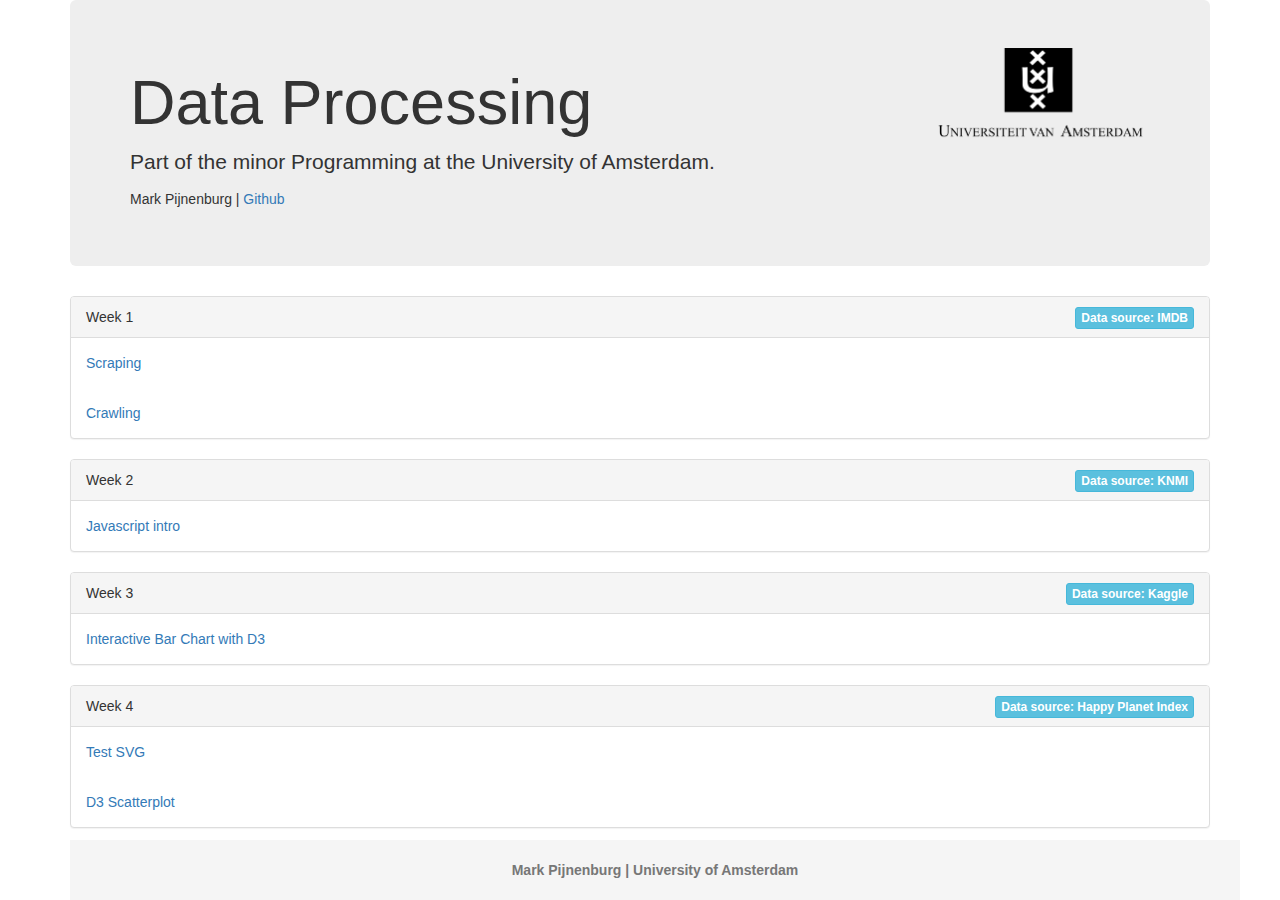
<file: index.html>
<!DOCTYPE html>
<html lang="en">
<head>
  <title>Data Processing | Mark Pijnenburg</title>
  <meta charset="UTF-8">
  <meta name="viewport" content="width=device-width, initial-scale=1">
  <script src="https://ajax.googleapis.com/ajax/libs/jquery/3.2.1/jquery.min.js"></script>
  <link href="https://maxcdn.bootstrapcdn.com/bootstrap/3.3.7/css/bootstrap.min.css" rel="stylesheet" integrity="sha384-BVYiiSIFeK1dGmJRAkycuHAHRg32OmUcww7on3RYdg4Va+PmSTsz/K68vbdEjh4u" crossorigin="anonymous">
  <link href="css/sticky-footer.css" rel="stylesheet">
  <script src="https://maxcdn.bootstrapcdn.com/bootstrap/3.3.7/js/bootstrap.min.js"></script>
</head>
<body>
  <div class="container">
    <div class="jumbotron">
      <img src="images/logo-uva.png" alt="Logo UvA" width="222" height="102" align="right">
      <h1>Data Processing</h1>
      <p>Part of the minor Programming at the University of Amsterdam.</p>
      <h5>Mark Pijnenburg | <a href="https://github.com/markpijnenburg" target="_blank">Github</a></h5>
    </div>
      <div class="panel panel-default">
        <div class="panel-heading">Week 1<a href="http://www.imdb.com/chart/top" target="_blank" class="btn btn-info btn-xs" role="button" style="float: right;"><strong>Data source: IMDB</strong></a></div>
        <div class="panel-body"><a href="https://github.com/markpijnenburg/dataprocessing/tree/master/Homework/Week_1/Scraping" target="_blank">Scraping</a></div>
        <div class="panel-body"><a href="https://github.com/markpijnenburg/dataprocessing/tree/master/Homework/Week_1/Crawling" target="_blank">Crawling</a></div>
      </div>
      <div class="panel panel-default">
        <div class="panel-heading">Week 2<a href="http://projects.knmi.nl/klimatologie/daggegevens/selectie.cgi" target="_blank" class="btn btn-info btn-xs" role="button" style="float: right;"><strong>Data source: KNMI</strong></a></div>
        <div class="panel-body">
          <a href="Homework/Week_2/index.html" target="_blank">Javascript intro</a>
        </div>
      </div>
      <div class="panel panel-default">
        <div class="panel-heading">Week 3<a href="https://www.kaggle.com/zusmani/us-mass-shootings-last-50-years" target="_blank" class="btn btn-info btn-xs" role="button" style="float: right;"><strong>Data source: Kaggle</strong></a></div>
        <div class="panel-body">
          <a href="Homework/Week_3/barchart.html" target="_blank">Interactive Bar Chart with D3</a>
        </div>
      </div>
      <div class="panel panel-default">
        <div class="panel-heading">Week 4<a href="https://happyplanetindex.org" target="_blank" class="btn btn-info btn-xs" role="button" style="float: right;"><strong>Data source: Happy Planet Index</strong></a></div>
        <div class="panel-body"><a href="Homework/Week_4/Test_SVG/svg.html" target="_blank">Test SVG</a></div>
        <div class="panel-body"><a href="Homework/Week_4/Scatterplot/scatterplot.html" target="_blank">D3 Scatterplot</a></div>
      </div>
      <footer class="footer">
          <div class="container">
            <p class="text-muted"><strong>Mark Pijnenburg | University of Amsterdam</strong></p>
          </div>
        </footer>
  </div>
</body>
</html>
</file>
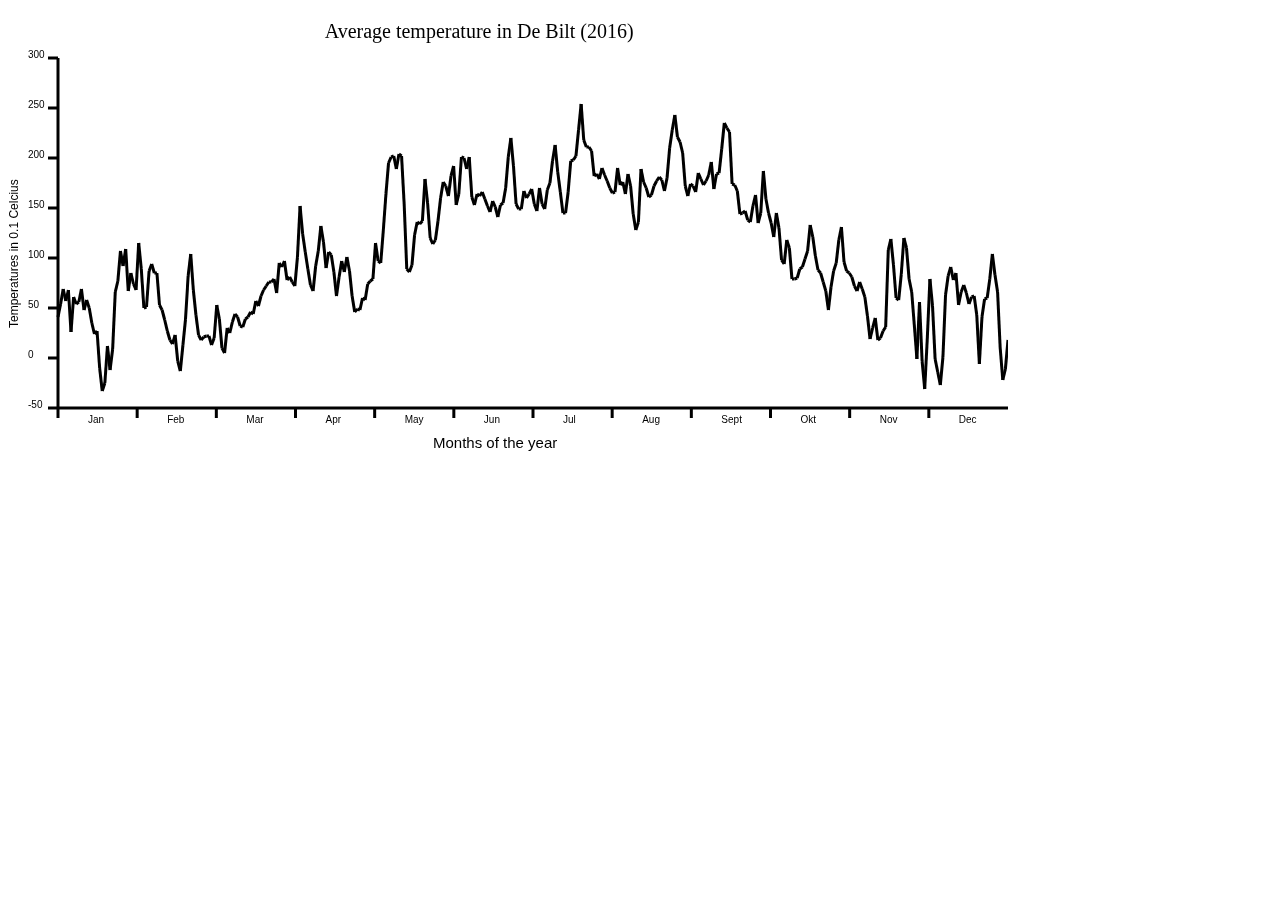
<file: Homework/Week_2/index.html>
<!DOCTYPE html>
 <meta charset="UTF-8">
<html>
<head>
<title> Average temperature in De Bilt (2016) | Mark Pijnenburg</title>
</head>
<body>
  <canvas id="myCanvas"</canvas>
  <script src="graph.js"> </script>
</body>


</html>
</file>
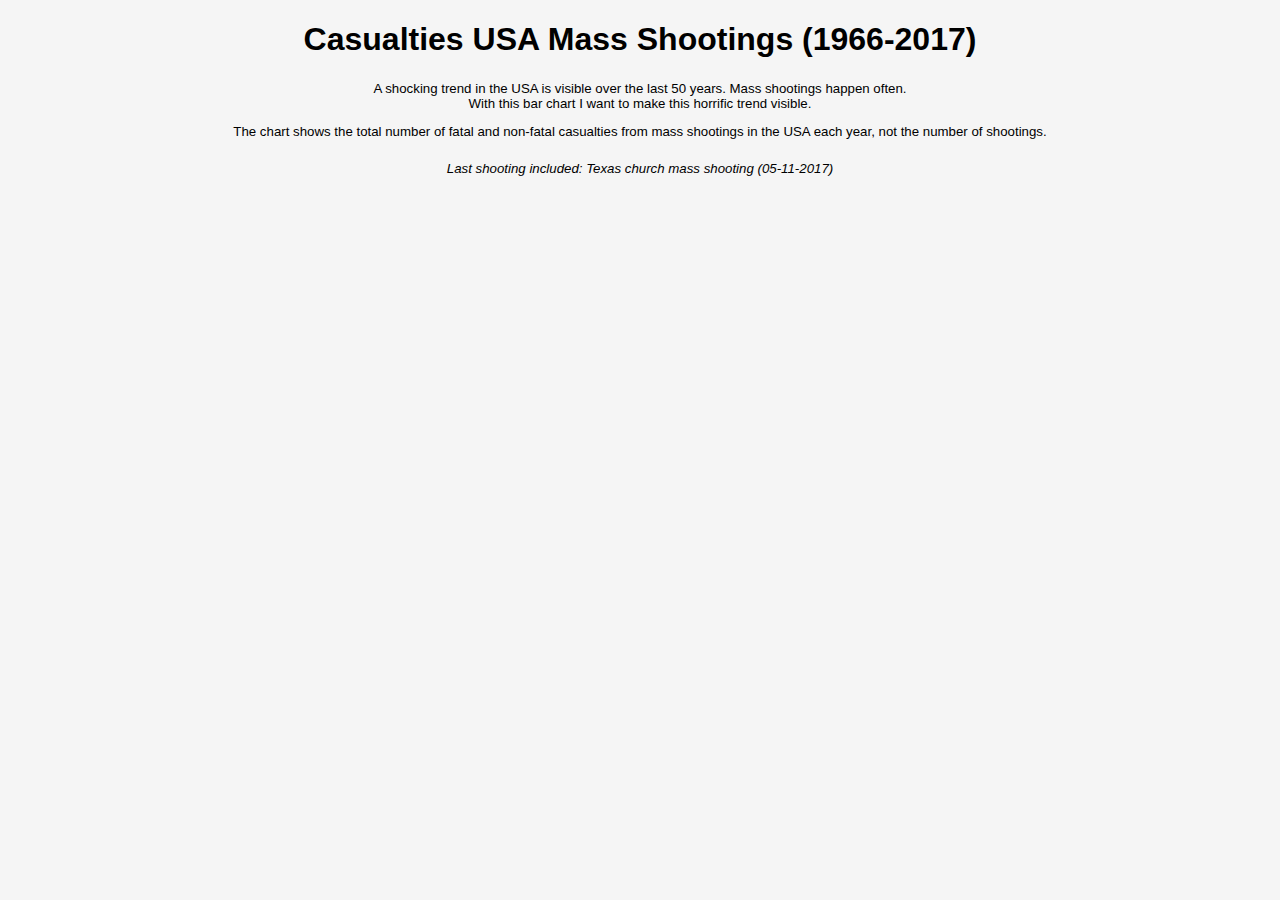
<file: Homework/Week_3/barchart.html>
<!-- Name: Mark Pijnenburg
Student number: 11841117
Minor Programmeren
University of Amsterdam -->

<!DOCTYPE html>
<html>
<head>
  <meta charset="UTF-8">
  <title>Casualties USA Mass Shootings (1966-2017)</title>
  <link rel="stylesheet" type="text/css" href="barchart.css">
  <script src="https://d3js.org/d3.v3.min.js" charset="utf-8"></script>
  <script src="barchart.js"></script>
  <script src="d3.tip.v0.6.3.js"></script>
</head>
<body onload="createBarChart()">
  <h1>Casualties USA Mass Shootings (1966-2017)</h1>
  <h5>A shocking trend in the USA is visible over the last 50 years. Mass shootings happen often.<br>With this bar chart I want to make this horrific trend visible. <p>The chart shows the total number of fatal and non-fatal casualties from mass shootings in the USA each year, not the number of shootings.</p></h5>
  <h5><p><i>Last shooting included: Texas church mass shooting (05-11-2017)</i></p></h5>
</body>
</html>
</file>
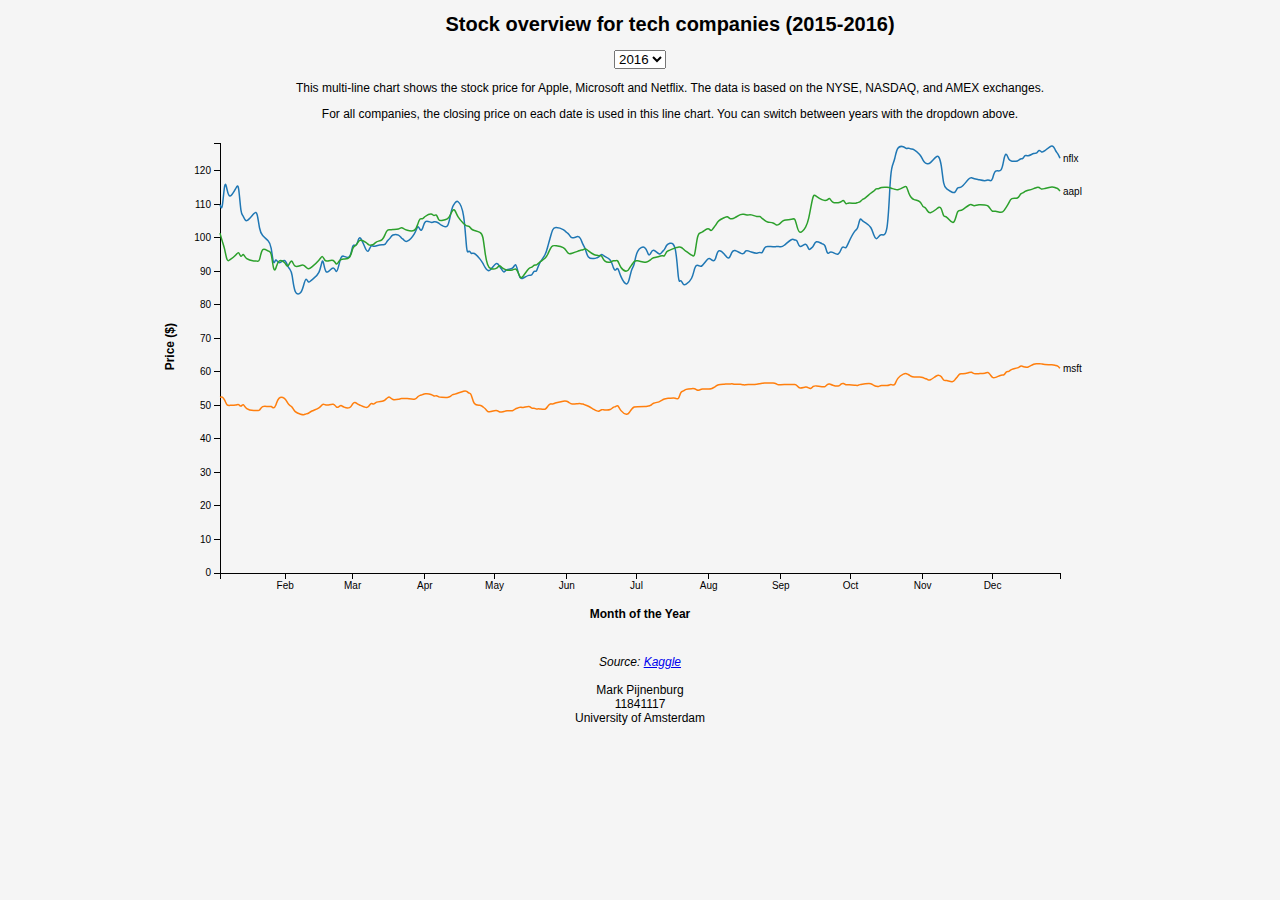
<file: Homework/Week_5/multiserieslinegraph.html>
<!-- Name: Mark Pijnenburg
Student number: 11841117
Minor Programmeren
University of Amsterdam -->

<!DOCTYPE html>
<html>
<head>
  <meta charset="UTF-8">
  <title>D3 Multi Series Line Graph | Tech company stock</title>
  <link rel="stylesheet" type="text/css" href="style.css">
  <script src="d3.v3.min.js" charset="utf-8"></script>
  <script src="d3line.js"></script>
</head>
<body>
  <h1>Stock overview for tech companies (2015-2016)</h1>
  <div>
  <select autocomplete="off" id="dropdown_year">
    <option value="2016">
      2016
    </option>
    <option value="2015">
      2015
    </option>
  </select>
</div>
  <p>This multi-line chart shows the stock price for Apple, Microsoft and Netflix. The data is based on the NYSE, NASDAQ, and AMEX exchanges.</p>
  <p>For all companies, the closing price on each date is used in this line chart. You can switch between years with the dropdown above.</p>
  <svg></svg>

</body>
</html>
</file>
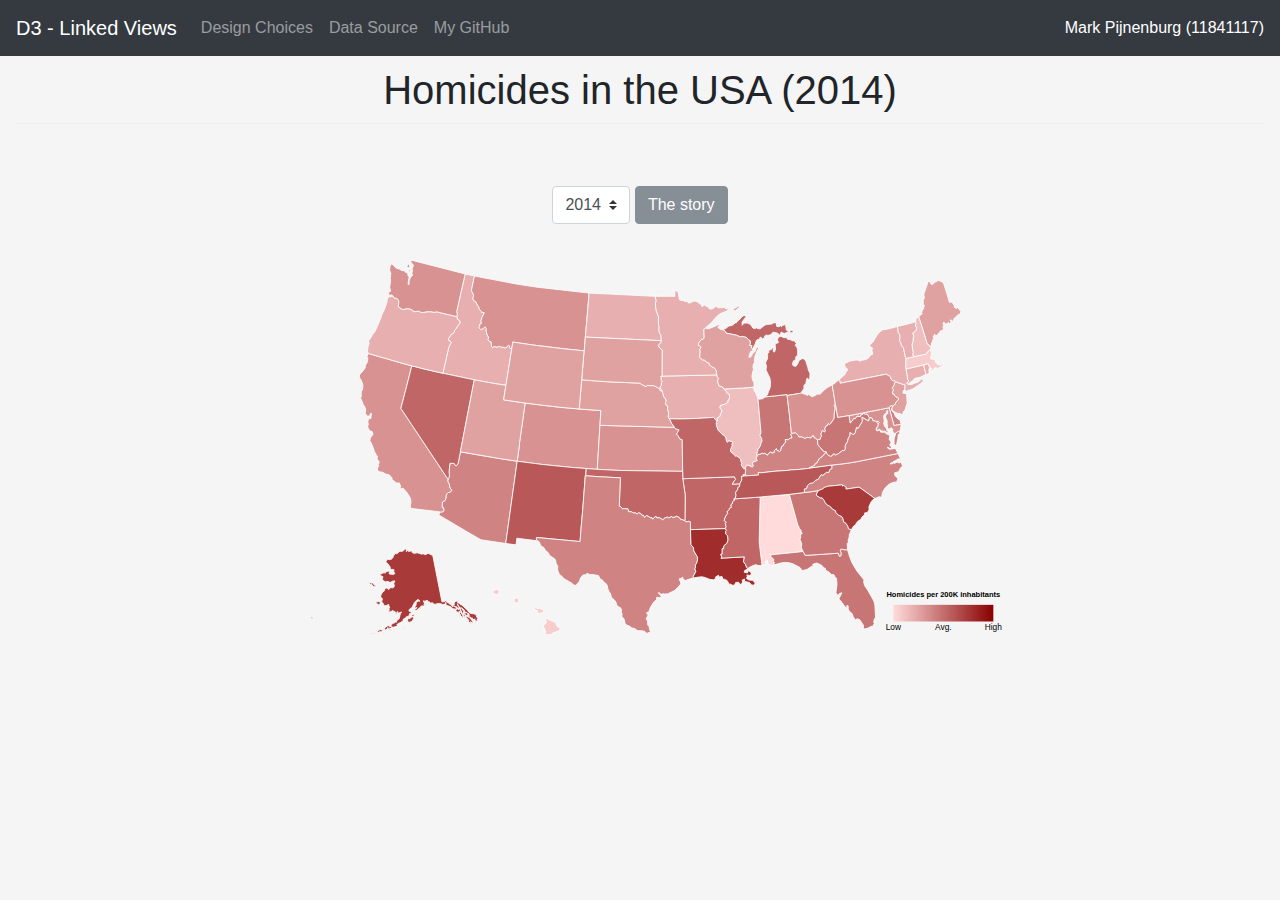
<file: Homework/Week_6/d3linked.html>
<!doctype html>
<!-- Name: Mark Pijnenburg
Student number: 11841117
Minor Programmeren
University of Amsterdam -->
<html lang="en">

<head>
  <meta charset="utf-8">
  <meta name="viewport" content="width=device-width, initial-scale=1, shrink-to-fit=no">
  <meta name="description" content="D3 Linked views | University of Amsterdam">
  <meta name="author" content="Mark Pijnenburg (11841117)">
  <script src="./js/d3.v3.min.js"></script>
  <script src="./js/d3linked.js"></script>
  <script src="./js/queue.v1.min.js"></script>
  <script src="./js/d3.tip.v0.6.3.js"></script>
  <title>D3 Linked Views</title>

  <!-- Bootstrap core CSS -->
  <link href="./style/bootstrap_min.css" rel="stylesheet">

  <!-- Custom styles for this template -->
  <link href="./style/dashboard.css" rel="stylesheet">
  <link rel="stylesheet" type="text/css" href="./style/style.css">
  <script src="./js/jquery-3.2.1.slim.min.js" integrity="sha384-KJ3o2DKtIkvYIK3UENzmM7KCkRr/rE9/Qpg6aAZGJwFDMVNA/GpGFF93hXpG5KkN" crossorigin="anonymous"></script>
  <script>
    window.jQuery || document.write('<script src="../../../../assets/js/vendor/jquery.min.js"><\/script>')
  </script>
  <script src="./js/popper.min.js"></script>
  <script src="./js/bootstrap.min.js"></script>

</head>

<body>
  <header>
    <nav class="navbar navbar-expand-md navbar-dark fixed-top bg-dark">
      <a class="navbar-brand" style="color: white">D3 - Linked Views</a>
      <button class="navbar-toggler d-lg-none" type="button" data-toggle="collapse" data-target="#navbarsExampleDefault" aria-controls="navbarsExampleDefault" aria-expanded="false" aria-label="Toggle navigation">
        <span class="navbar-toggler-icon"></span>

      </button>

      <div class="collapse navbar-collapse text-right" id="navbarsExampleDefault">
        <ul class="navbar-nav mr-auto">
          <li class="nav-item">
            <a class="nav-link" href="https://github.com/markpijnenburg/dataprocessing/blob/master/Homework/Week_6/design_choices.pdf" target='_blank'>Design Choices</a>
          </li>
          <li class="nav-item">
            <a class="nav-link" href="https://www.kaggle.com/murderaccountability/homicide-reports" target='_blank'>Data Source</a>
          </li>
          <li class="nav-item">
            <a class="nav-link" href="https://github.com/markpijnenburg" target='_blank'>My GitHub</a>
          </li>
        </ul>
        <div class="collapse navbar-collapse justify-content-end" id="navbarCollapse">
          <ul class="navbar-nav">
            <li class="nav-item">
              <a class="nav-item" style="color: white">Mark Pijnenburg (11841117)</a>
            </li>
          </ul>
        </div>
      </div>
    </nav>
  </header>

  <div class="container-fluid">

    <a id="pagetitle"><h1 style="text-align: center; padding-top: 10px">Homicides in the USA (2014)</h1></a>
    <h3 style="text-align: center; opacity: 0">Selected state: </h3>
    <main id="main">
      <div class="dropdown">
        <select autocomplete="off" class="custom-select" id="dropdown_year">
  <option value='2014'>2014</option>
  <option value='2013'>2013</option>
  <option value='2012'>2012</option>
  <option value='2011'>2011</option>
  <option value='2010'>2010</option>
</select>
        <button type="button" class="btn btn-secondary" data-toggle="collapse" data-target="#demo">The story</button>
        <div id="demo" class="collapse">
          <h2 style='position: relative; clear: both; margin-top: 1em;'>America's Gun Culture</h2>
          <h3>🔫</h3>
          <div style="width: 700px" class='storytelling'>
            <p style='clear: both; position: relative; text-align: justify; text-justify: inter-word'>
              The second amendment, the most (inf)famous section of the United States Constitution and surely the most discussed section.
              I personally strongly oppose the right to carry arms as a civilian. Many people die each year to gun violence in the USA, where
              often legally bought firearms are used. There are 88 guns for every 100 people in the USA.
              <p style='clear: both; position: relative; text-align: justify; text-justify: inter-word'>
                Because of this easy (and legal) access to guns, terrible shootings happen. Recently I made a <a href="https://markpijnenburg.github.io/dataprocessing/Homework/Week_3/barchart.html"
                  target="_blank">barchart</a> off the number of casulties from mass shootings in the USA over the past 60 years. In the last couple of years the number is growing. In 2017 at the Las Vegas Shooting 59 people were killed and 546 injured during
                a concert. In 2012, 20 children in the Sandy Hook elementary school were killed. These are some examples of horrible shootings occuring commonly.
                <p style='clear: both; position: relative; text-align: justify; text-justify: inter-word'>
                  I don't understand that a first world country like the USA could let this happen. With this
                  visualization I want to make clear that the majority of the homicides commited in the USA, happen with firearms that are possed because of the second amendment. Hopefully sometime soon the people of the USA will be aware of this too, so
                  that something can be done about this madness.
                </p>
              </p>
            </p>
          </div>
        </div>
      </div>
      <div class="wrapper" style="width: 100%">
        <div id="usa-map" style="width: 100%; float: left;"></div>
        <div id="barchart" style="width:0%; float: right;"></div>
      </div>
    </main>
  </div>
</body>

</html>
</file>
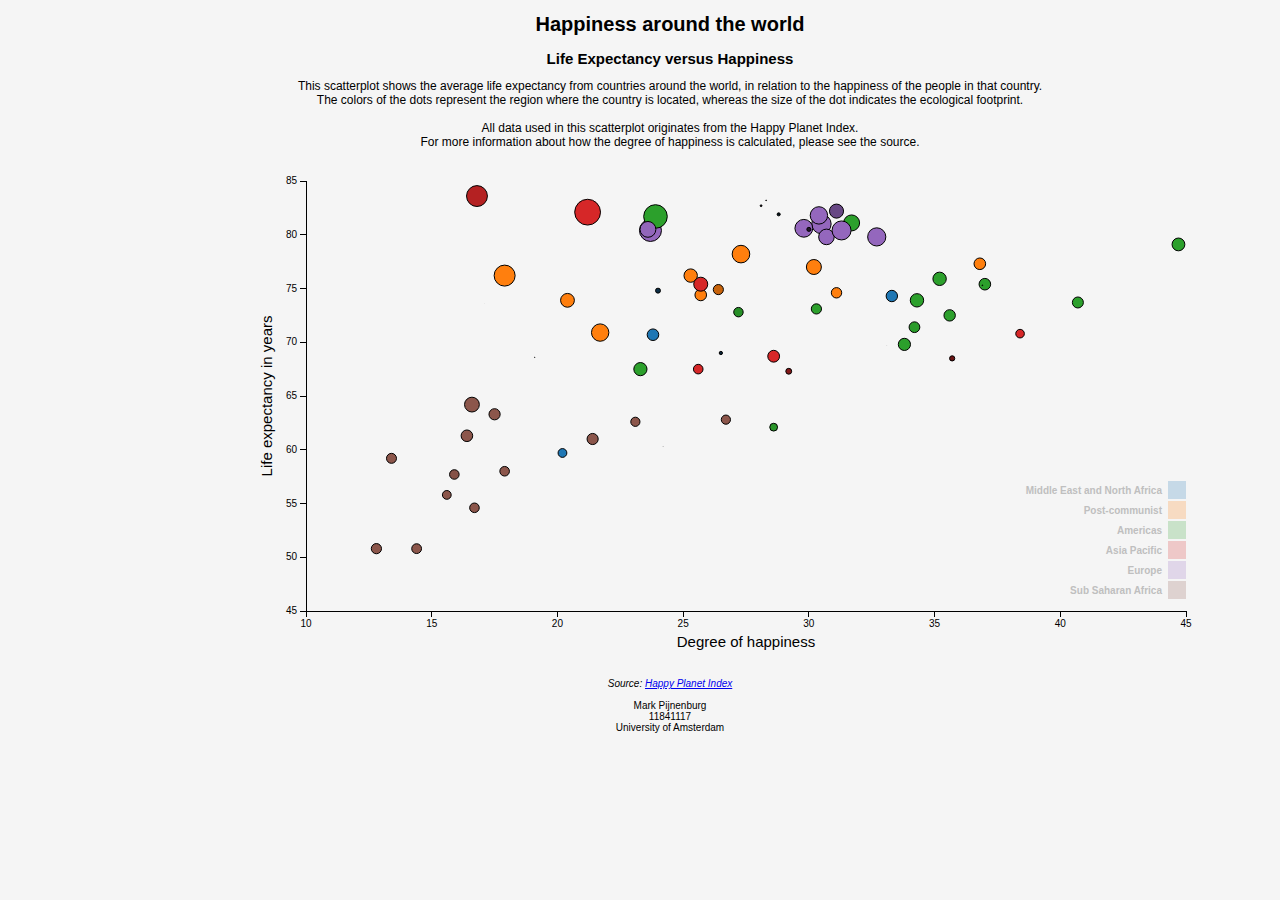
<file: Homework/Week_4/Scatterplot/scatterplot.html>
<!-- Name: Mark Pijnenburg
Student number: 11841117
Minor Programmeren
University of Amsterdam -->

<!DOCTYPE html>
<html>
<head>
  <meta charset="UTF-8">
  <title>D3 Scatterplot | Happiness around the world</title>
  <h1>Happiness around the world</h1>
  <h2>Life Expectancy versus Happiness</h2>
  <p>This scatterplot shows the average life expectancy from countries around the world, in relation to the happiness of the people in that country.<br>
  The colors of the dots represent the region where the country is located, whereas the size of the dot indicates the ecological footprint.<br><br>
  All data used in this scatterplot originates from the Happy Planet Index.<br>For more information about how the degree of happiness is calculated, please see the source.</p>
  <link rel="stylesheet" type="text/css" href="scatterplot.css">
  <script src="d3.v3.min.js" charset="utf-8"></script>
  <script src="d3.tip.v0.6.3.js"></script>
  <script src="scatterplot.js"></script>
</head>
<body onload="drawScatterplot()">
</body>
</html>
</file>
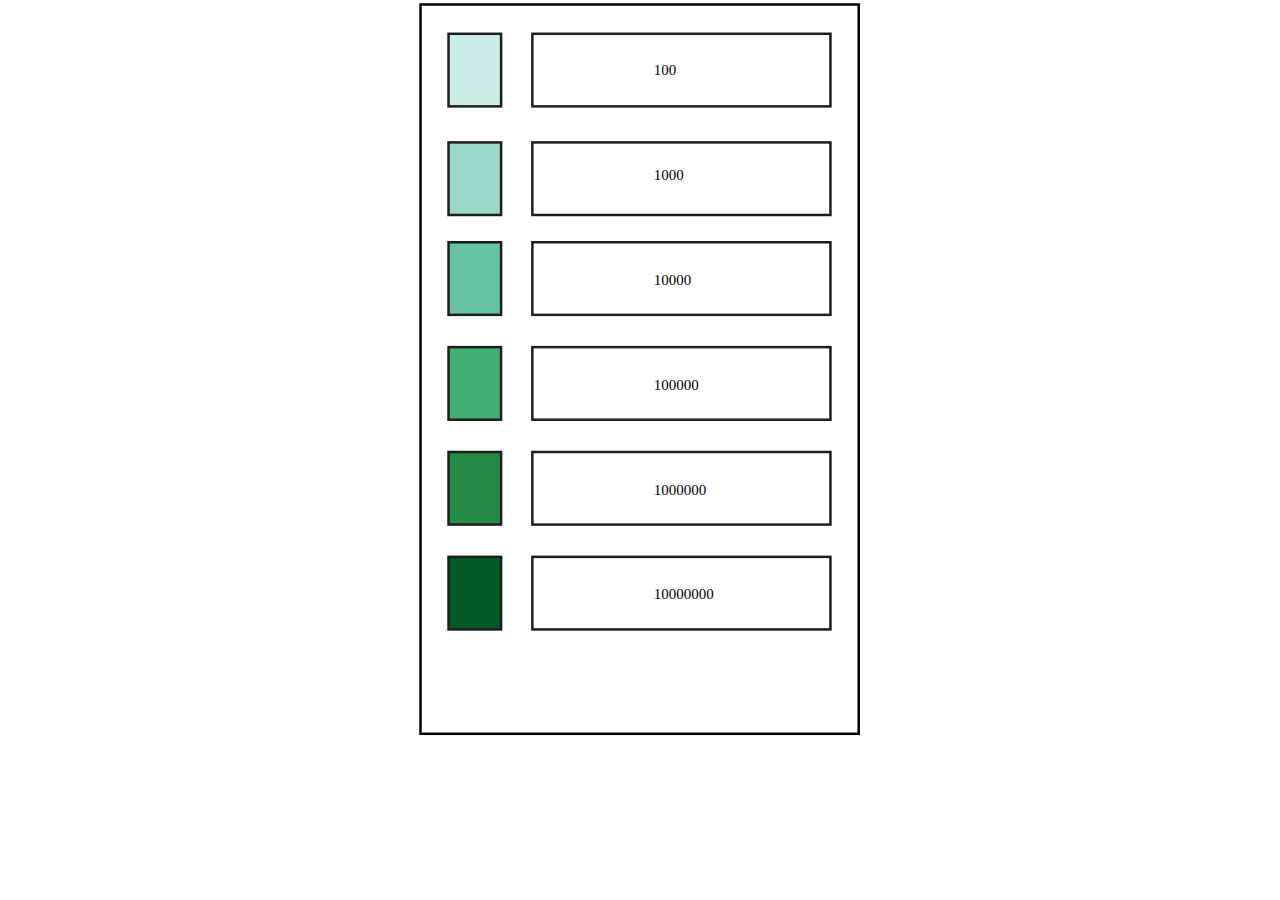
<file: Homework/Week_4/Test_SVG/svg.html>
<!-- Name: Mark Pijnenburg
Student number: 11841117
Minor Programmeren
University of Amsterdam -->

<!DOCTYPE html>
<html>
<head>
  <meta charset="UTF-8">
  <title>Test SVG | Data Processing</title>
  <script src="d3.v3.min.js" charset="utf-8"></script>
  <script src="svg.js"></script>
</head>
<body onload="testSVG()" style="width: 35%; margin: 0 auto;">
</body>
</html>
</file>
<file: css/sticky-footer.css>
/* Sticky footer styles
-------------------------------------------------- */

.footer {
  position: absolute;
  bottom: 0;
  height: 60px;
  background-color: #f5f5f5;
}

.container .text-muted {
  margin: 20px 0;
  text-align: center;
}
</file>
<file: Homework/Week_3/barchart.css>
/*Name: Mark Pijnenburg
Student number: 11841117
Minor Programmeren
University of Amsterdam*/

/*Changes background color of page*/
body {
  text-align: center;
  background-color: whitesmoke
}

/*Color of the bars in the chart*/
.bar {
  fill: #000654;
}

/*Changing color when hovering bars*/
.bar:hover {
  fill: #ff0000;
}

/*Text properties from chart*/
.chart {
  /*fill: white;*/
  font: 15px sans-serif;
  text-anchor: middle;
}

/*Properties from axis text*/
.axis text {
  font: 10px sans-serif;
}

/*Assing color of chartlines*/
.axis path,
.axis line {
  fill: none;
  stroke: black;
  shape-rendering: crispEdges;
}

/*Heading fonts*/
h1, h4, h5 {
  font-family: sans-serif;
}

/*Heading font weight*/
h4, h5 {
  font-weight: normal;
}

/*Design of D3 tooltip*/
.d3-tip {
  font-size: 13px;
  line-height: 1;
  font-weight: bold;
  font-family: sans-serif;
  text-align: center;
  padding: 4px;
  background: rgba(33, 33, 33, 0.9);
  color: #fff;
  border-radius: 2px;
}

/*D3 tooltip text*/
.d3-tip text {
  font-size: 5px;
  text-align: center;
  color: black;
}

/* Creates a small triangle extender for the tooltip */
.d3-tip:after {
  box-sizing: border-box;
  display: inline;
  font-size: 17px;
  width: 100%;
  line-height: 1;
  color: #000654;
  content: "\25BE";
  position: absolute;
  text-align: center;
}

/* Style northward tooltips differently */
.d3-tip.n:after {
  margin: -3px 0 0 0;
  top: 100%;
  left: 0;
}

/*Centre the chart on the webpage*/
.chart {
  display: block;
  margin: 0 auto;
}

/*Colors the cross in D3 tooltip*/
.cross {
  color: #ff0000;
}
</file>
<file: Homework/Week_5/style.css>
/*Name: Mark Pijnenburg
Student number: 11841117
Minor Programmeren
University of Amsterdam*/

body {
  margin: 0 auto;
  font: 10px sans-serif;
  background-color: whitesmoke;
  text-align: center;
  margin: 0 auto;
}

.scatterplot {
  display: block;
  margin: 0 auto;
}

.axis path,
.axis line {
  fill: none;
  stroke: #000;
  shape-rendering: crispEdges;
}

.line {
  fill: none;
  stroke: steelblue;
  stroke-width: 1.5px;
}

h1, h2, p, .source {
  margin-right: -60px;
}

.label {
  font-weight: bold;
  font-size: 12px;
}

h5 {
  font-weight: normal;
  font-size: 12px;
}

p {
  font-size: 12px;
}
</file>
<file: Homework/Week_6/style/dashboard.css>
/*
 * Base structure
 */

/* Move down content because we have a fixed navbar that is 3.5rem tall */
body {
  padding-top: 3.5rem;
}

/*
 * Typography
 */

h1 {
  padding-bottom: 9px;
  margin-bottom: 20px;
  border-bottom: 1px solid #eee;
}

/*
 * Sidebar
 */

.sidebar {
  position: fixed;
  top: 51px;
  bottom: 0;
  left: 0;
  z-index: 1000;
  padding: 20px 0;
  overflow-x: hidden;
  overflow-y: auto; /* Scrollable contents if viewport is shorter than content. */
  border-right: 1px solid #eee;
}

.sidebar .nav {
  margin-bottom: 20px;
}

.sidebar .nav-item {
  width: 100%;
}

.sidebar .nav-item + .nav-item {
  margin-left: 0;
}

.sidebar .nav-link {
  border-radius: 0;
}

/*
 * Dashboard
 */

/* Placeholders */
.placeholders {
  padding-bottom: 3rem;
}

.placeholder img {
  padding-top: 1.5rem;
  padding-bottom: 1.5rem;
}
</file>
<file: Homework/Week_6/style/style.css>
/*Name: Mark Pijnenburg
Student number: 11841117
Minor Programmeren
University of Amsterdam*/

body {
  background-color: whitesmoke;
  font-family: sans-serif;
  text-align: center;
}

.label, .title {
  font-weight: bold;
}

.bars {
  pointer-events: all;
}

.bars:hover {
  opacity: 0.8;
}

.storytelling {
  margin: 0 auto;
}

#usa-map {
  overflow: hidden;
}

/* Style for Custom Tooltip */
div.tooltip {
  position: absolute;
  text-align: center;
  padding: 4px;
  background: #fff;
  border: 0px;
  pointer-events: none;
}

path:hover {
    fill-opacity: .7;
}

.axis path,
.axis line {
  fill: none;
  stroke: #000;
  shape-rendering: crispEdges;
}

/*Design of D3 tooltip*/
.d3-tip {
  font-size: 13px;
  line-height: 1;
  font-weight: bold;
  font-family: sans-serif;
  text-align: center;
  padding: 4px;
  background: rgba(33, 33, 33, 0.9);
  color: #fff;
  border-radius: 2px;
}

/*D3 tooltip text*/
.d3-tip text {
  font-size: 5px;
  text-align: center;
  color: black;
}

/* Creates a small triangle extender for the tooltip */
.d3-tip:after {
  box-sizing: border-box;
  display: inline;
  font-size: 17px;
  width: 100%;
  line-height: 1;
  color: black;
  content: "\25BE";
  position: absolute;
  text-align: center;
}

/* Style northward tooltips differently */
.d3-tip.n:after {
  margin: -4px 0 0 0;
  top: 100%;
  left: 0;
}
</file>
<file: Homework/Week_4/Scatterplot/scatterplot.css>
/*Name: Mark Pijnenburg
Student number: 11841117
Minor Programmeren
University of Amsterdam*/

body {
  width: 60%;
  margin: 0 auto;
  font: 10px sans-serif;
  background-color: whitesmoke;
  text-align: center;
}

.scatterplot {
  display: block;
  margin: 0 auto;
}

.axis path,
.axis line {
  fill: none;
  stroke: #000;
  shape-rendering: crispEdges;
}

.dot {
  stroke: #000;
}

.legend-text {
  font-weight: bold;
}

.label {
  font-size: 15px;
}

/*Design of D3 tooltip*/
.d3-tip {
  font-size: 13px;
  line-height: 1;
  font-weight: bold;
  font-family: sans-serif;
  text-align: center;
  padding: 4px;
  background: rgba(33, 33, 33, 0.9);
  color: #fff;
  border-radius: 2px;
}

/*D3 tooltip text*/
.d3-tip text {
  font-size: 5px;
  text-align: center;
  color: black;
}

/* Creates a small triangle extender for the tooltip */
.d3-tip:after {
  box-sizing: border-box;
  display: inline;
  font-size: 17px;
  width: 100%;
  line-height: 1;
  color: black;
  content: "\25BE";
  position: absolute;
  text-align: center;
}

/* Style northward tooltips differently */
.d3-tip.n:after {
  margin: -4px 0 0 0;
  top: 100%;
  left: 0;
}

h1, h2, p, .source {
  margin-right: -60px;
}

.source {
  font-size: 10px;
  font-weight: normal;
}

p {
  font-size: 12px;
}
</file>
